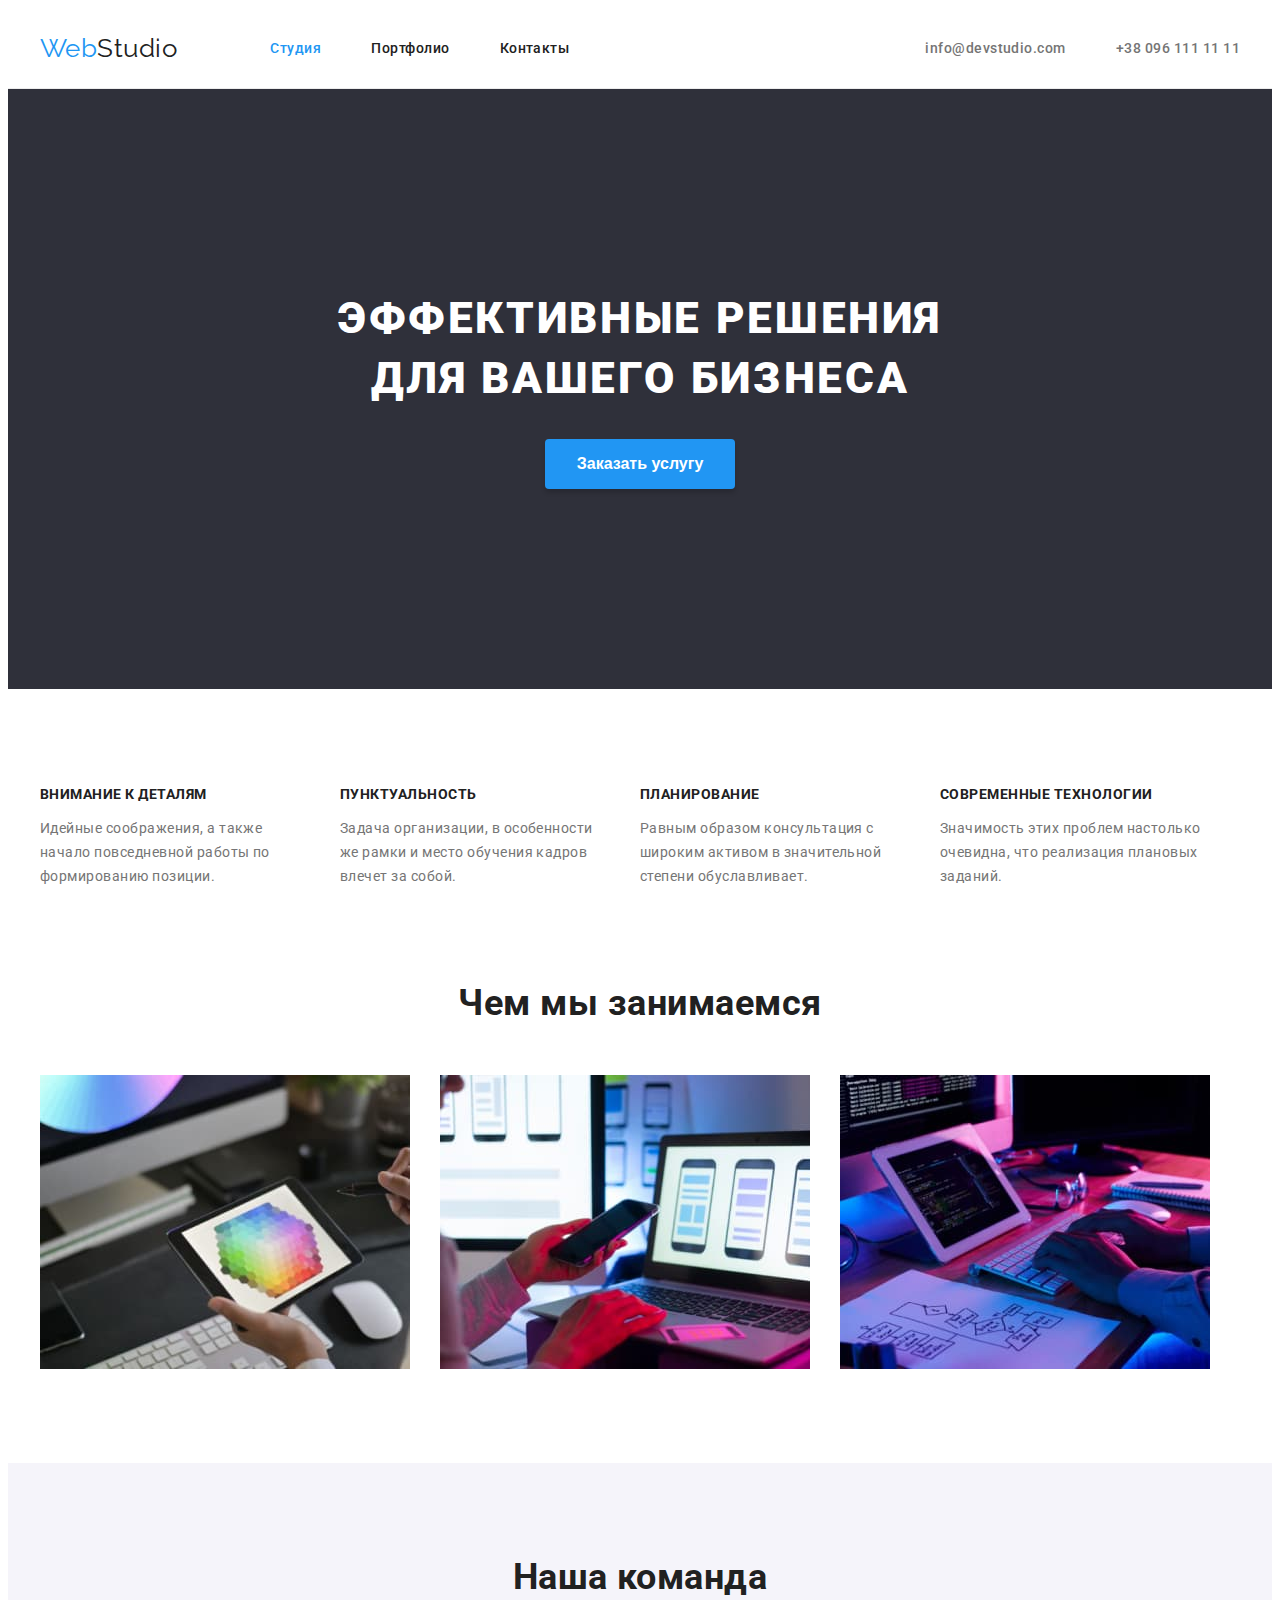
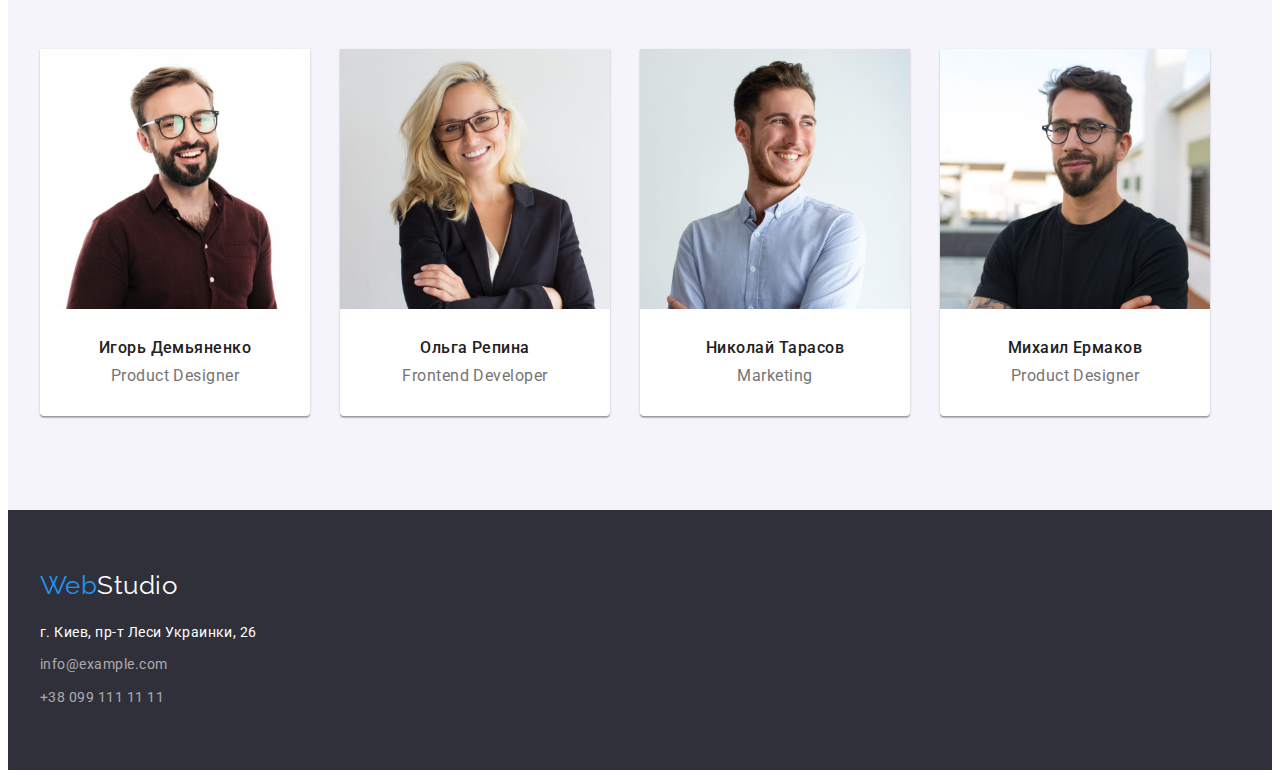
<file: index.html>
<!DOCTYPE html>
<html lang="ru">

<head>
    <meta charset="UTF-8">
    <meta http-equiv="X-UA-Compatible" content="IE=edge">
    <meta name="viewport" content="width=device-width, initial-scale=1.0">
    <title>Web Studio</title>
    <link rel="preconnect" href="https://fonts.googleapis.com">
    <link rel="preconnect" href="https://fonts.gstatic.com" crossorigin>
    <link
        href="https://fonts.googleapis.com/css2?family=Raleway:wght@700&family=Roboto:wght@400;500;700;900&display=swap"
        rel="stylesheet">
    <link rel="stylesheet" href="https://cdnjs.cloudflare.com/ajax/libs/modern-normalize/1.1.0/modern-normalize.min.css"
        integrity="sha512-wpPYUAdjBVSE4KJnH1VR1HeZfpl1ub8YT/NKx4PuQ5NmX2tKuGu6U/JRp5y+Y8XG2tV+wKQpNHVUX03MfMFn9Q=="
        crossorigin="anonymous" referrerpolicy="no-referrer" />
    <link rel="stylesheet" href="./css/styles.css" />
</head>

<body>
    <!--Шапка-->
    <header class="header">
        <div class="header-styles container">
            <nav class="main-nav">
                <a href="./index.html" class="logo-hd">Web<span class="logo-hd-half">Studio</span></a>
                <ul class="nav list">
                    <li class="item"><a class="nav-li current link" href="./index.html">Студия</a></li>
                    <li class="item"><a class="nav-li link" href="./portfolio.html">Портфолио</a></li>
                    <li class="item"><a class="nav-li link" href="">Контакты</a></li>
                </ul>
            </nav>
            <ul class="address list">
                    <li class="item"><a class="address-li link" href="mailto:info@devstudio.com">info@devstudio.com</a></li>
                    <li class="item"><a class="address-li link" href="tel:+380961111111">+38 096 111 11 11</a></li>
            </ul>
        </div>
    </header>
    <!--Уникальный контент-->
    <main>
        <!--Большая Синяя Кнопка-->
        <section class="hero">
            <div class="container">
                <h1 class="hero-title">Эффективные решения для вашего бизнеса</h1>
                <button class="button" type="button">Заказать услугу</button>
            </div>
        </section>
        <!--Особенности-->
        <section class="features">
            <div class="container">
                <h2 class="visually-hidden">Особенности</h2>
                <ul class="features-list list">
                    <li class="item">
                        <h3 class="features-title">Внимание к деталям</h3>
                        <p>Идейные соображения, а также начало повседневной работы по формированию позиции.</p>
                    </li>
                    <li class="item">
                        <h3 class="features-title">Пунктуальность</h3>
                        <p>Задача организации, в особенности же рамки и место обучения кадров влечет за собой.</p>
                    </li>
                    <li class="item">
                        <h3 class="features-title">Планирование</h3>
                        <p>Равным образом консультация с широким активом в значительной степени обуславливает.</p>
                    </li>
                    <li class="item">
                        <h3 class="features-title">Современные технологии</h3>
                        <p>Значимость этих проблем настолько очевидна, что реализация плановых заданий.</p>
                    </li>
                </ul>
            </div>
        </section>
        <!--Чем мы занимаемся-->
        <section class="our-work">
            <div class="container">
                <h2 class="our-work-title">Чем мы занимаемся</h2>
                <ul class="gallery list">
                    <li class="item"><img src="./images/box-2.jpg" alt="Программирование" width="370"></li>
                    <li class="item"><img src="./images/box-3.jpg" alt="Дизайн" width="370"></li>
                    <li class="item"><img src="./images/box-1.jpg" alt="Вёрстка" width="370"></li>
                </ul>
            </div>
        </section>
        <!--Наша команда-->
        <section class="team">
            <div class="container">
                <h2 class="team-title">Наша команда</h2>
                <ul class="team-list">
                    <li class="team-shadow"><img src="./images/i-demyanenko.jpg" alt="Игорь Демьяненко" width="270">
                        <div class="team-position">
                            <h3 class="name"> Игорь Демьяненко</h3>
                            <p>Product Designer</p>
                        </div>
                    </li>
                    <li class="team-shadow"><img src="./images/o-repina.jpg" alt="Ольга Репина" width="270">
                        <div class="team-position">
                            <h3 class="name"> Ольга Репина</h3>
                            <p>Frontend Developer</p>
                        </div>
                    </li>
                    <li class="team-shadow"><img src="./images/n-tarasov.jpg" alt="Николай Тарасов" width="270">
                        <div class="team-position">
                            <h3 class="name"> Николай Тарасов</h3>
                            <p>Marketing</p>
                        </div>
                    </li>
                    <li class="team-shadow"><img src="./images/m-ermakov.jpg" alt="Михаил Ермаков" width="270">
                        <div class="team-position">
                            <h3 class="name"> Михаил Ермаков</h3>
                            <p>Product Designer</p>
                        </div>
                    </li>
                </ul>
            </div>
        </section>
    </main>
    <!--Подвал-->
    <footer class="footer">
        <div class="container">
            <a class="logo-ft link" href="./index.html">Web<span class="logo-ft-half">Studio</span></a>
            <address>
                <p class="address-fiz">г. Киев, пр-т Леси Украинки, 26</p>
                <ul class="address-foot list">
                    <li class="item"><a class="foot-li link" href="mailto:info@example.com">info@example.com</a></li>
                    <li class="item"><a class="foot-li link" href="tel:+380991111111">+38 099 111 11 11</a></li>
                </ul>
        </div>
        </address>
    </footer>
</body>

</html>
</file>
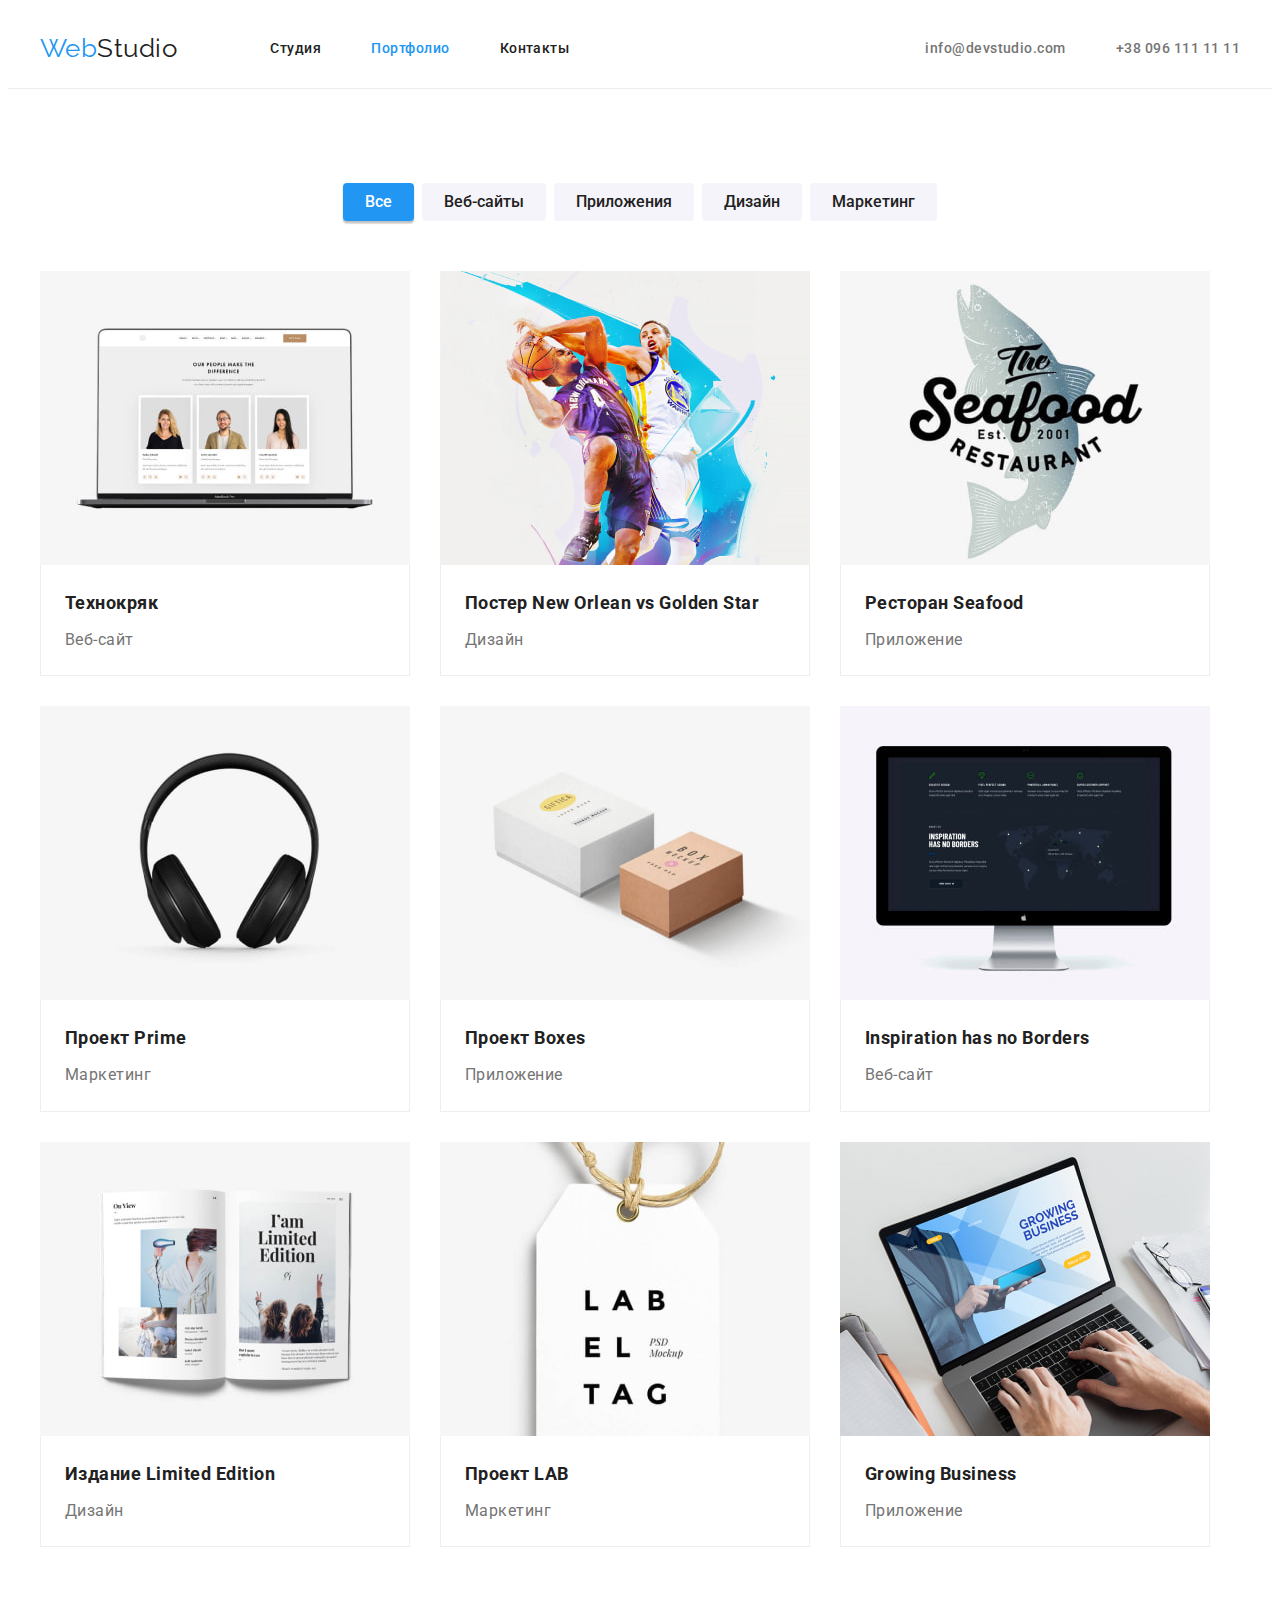
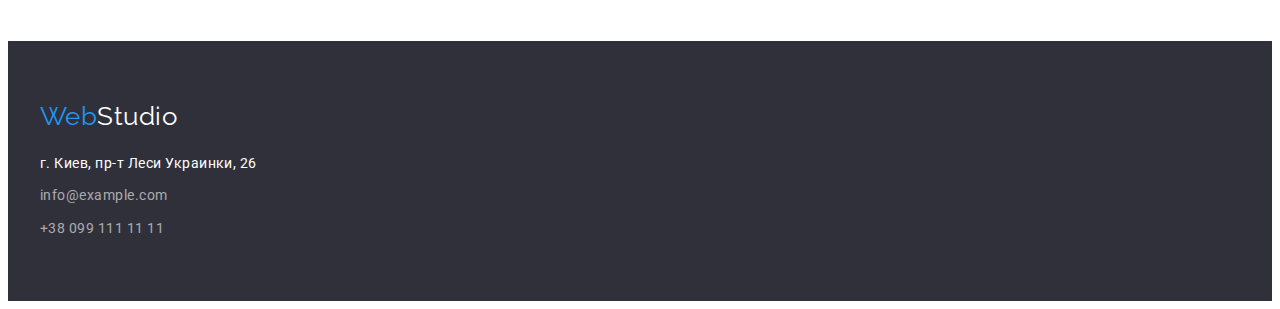
<file: portfolio.html>
<!DOCTYPE html>
<html lang="ru">

<head>
    <meta charset="UTF-8">
    <meta http-equiv="X-UA-Compatible" content="IE=edge">
    <meta name="viewport" content="width=device-width, initial-scale=1.0">
    <title>Web Studio | Portfolio</title>
    <link rel="preconnect" href="https://fonts.googleapis.com">
    <link rel="preconnect" href="https://fonts.gstatic.com" crossorigin>
    <link
        href="https://fonts.googleapis.com/css2?family=Raleway:wght@700&family=Roboto:wght@400;500;700;900&display=swap"
        rel="stylesheet">
    <link rel="stylesheet" href="https://cdnjs.cloudflare.com/ajax/libs/modern-normalize/1.1.0/modern-normalize.min.css"
        integrity="sha512-wpPYUAdjBVSE4KJnH1VR1HeZfpl1ub8YT/NKx4PuQ5NmX2tKuGu6U/JRp5y+Y8XG2tV+wKQpNHVUX03MfMFn9Q=="
        crossorigin="anonymous" referrerpolicy="no-referrer" />
    <link rel="stylesheet" href="./css/styles.css">
</head>

<body>
    

    <!--Шапка-->
    <header class="header">
        <div class="header-styles container">
            <nav class="main-nav">
                <a href="./index.html" class="logo-hd">Web<span class="logo-hd-half">Studio</span></a>
                <ul class="nav list">
                    <li class="item"><a class="nav-li link" href="./index.html">Студия</a></li>
                    <li class="item"><a class="nav-li current link" href="./portfolio.html">Портфолио</a></li>
                    <li class="item"><a class="nav-li link" href="">Контакты</a></li>
                </ul>
            </nav>
            <ul class="address list">
                <li class="item"><a class="address-li link" href="mailto:info@devstudio.com">info@devstudio.com</a></li>
                <li class="item"><a class="address-li link" href="tel:+380961111111">+38 096 111 11 11</a></li>
            </ul>
        </div>
    </header>
    <!--Уникальный контент-->
    <main>
        <h1 class="visually-hidden">Portfolio</h1>
        <!-- кнопки-фильтры -->
        <section class="portfolio">
            <div class="container">
                <h2 class="visually-hidden">Наши проекты</h2>
                <ul class="filtres list">
                    <li class="item"><button class="buttons current" type="button">Все</button></li>
                    <li class="item"><button class="buttons" type="button">Веб-сайты</button></li>
                    <li class="item"><button class="buttons" type="button">Приложения</button></li>
                    <li class="item"><button class="buttons" type="button">Дизайн</button></li>
                    <li class="item"><button class="buttons" type="button">Маркетинг</button></li>
                </ul>
                <!-- проекты в портфолио -->
                <ul class="projects list">
                    <li class="projects-border"><a href="#" class="projects-link"><img src="./images/notebook.jpg" alt="Макбук" width="370">
                        <div class="projects-position">
                            <h3 class="projects-title-color">Технокряк</h3>
                            <p>Веб-сайт</p>
                        </div>
                        </a></li>
                    <li class="projects-border"><a href="#" class="projects-link"><img src="./images/basketball.jpg"
                                alt="Два баскетболиста в воздухе" width="370">
                            <div class="projects-position">
                                <h3 class="projects-title-color">Постер New Orlean vs Golden Star</h3>
                                <p>Дизайн</p>
                            </div>
                        </a></li>
                    <li class="projects-border"><a href="#" class="projects-link"><img src="./images/seafood.jpg" alt="Вывеска ресторана Seafood"
                                width="370">
                            <div class="projects-position">
                                <h3 class="projects-title-color">Ресторан Seafood</h3>
                                <p>Приложение</p>
                            </div>
                        </a></li>
                    <li class="projects-border"><a href="#" class="projects-link"><img src="./images/headphones.jpg" alt="Беспроводные наушники"
                                width="370">
                            <div class="projects-position">
                                <h3 class="projects-title-color">Проект Prime</h3>
                                <p>Маркетинг</p>
                            </div>
                        </a></li>
                    <li class="projects-border"><a href="#" class="projects-link"><img src="./images/boxes.jpg" alt="Две маленькие коробки"
                                width="370">
                            <div class="projects-position">
                                <h3 class="projects-title-color">Проект Boxes</h3>
                                <p>Приложение</p>
                            </div>
                        </a></li>
                    <li class="projects-border"><a href="#" class="projects-link"><img src="./images/monitor.jpg" alt="Монитор" width="370">
                            <div class="projects-position">
                                <h3 class="projects-title-color">Inspiration has no Borders</h3>
                                <p>Веб-сайт</p>
                            </div>
                        </a></li>
                    <li class="projects-border"><a href="#" class="projects-link"><img src="./images/magazine.jpg" alt="Открытый журнал"
                                width="370">
                            <div class="projects-position">
                                <h3 class="projects-title-color">Издание Limited Edition</h3>
                                <p>Дизайн</p>
                            </div>
                        </a></li>
                    <li class="projects-border"><a href="#" class="projects-link"><img src="./images/labeltag.jpg" alt="Лейбл" width="370">
                            <div class="projects-position">
                                <h3 class="projects-title-color">Проект LAB</h3>
                                <p>Маркетинг</p>
                            </div>
                        </a></li>
                    <li class="projects-border"><a href="#" class="projects-link"><img src="./images/designer.jpg"
                                alt="Дизайнер за роботой в ноутбуке" width="370">
                            <div class="projects-position">
                                <h3 class="projects-title-color">Growing Business</h3>
                                <p>Приложение</p>
                            </div>
                        </a></li>
                </ul>
            </div>
        </section>
    </main>
    <!--Подвал-->
    <footer class="footer">
        <div class="container">
            <a class="logo-ft link" href="./index.html">Web<span class="logo-ft-half">Studio</span></a>
            <address>
                <p class="address-fiz">г. Киев, пр-т Леси Украинки, 26</p>
                <ul class="address-foot list">
                    <li class="item"><a class="foot-li link" href="mailto:info@example.com">info@example.com</a></li>
                    <li class="item"><a class="foot-li link" href="tel:+380991111111">+38 099 111 11 11</a></li>
                </ul>
        </div>
        </address>
    </footer>
</body>

</html>
</file>
<file: css/styles.css>
:root {
  --primary-text-color: #757575;
  --tittle-text-color: #212121;
  --accent-color: #2196f3;
  --secondary-text-color: #ffffff;
  --background-color: #2f303a;
  --button-background-color: #188ce8;
  --unique-color: rgba(255, 255, 255, 0.6);
  --unique-background-color: #f5f4fa;
}
/* Global styles */

body {
  font-family: "Raleway", sans-serif;
  font-family: "Roboto", sans-serif;
  color: var(--primary-text-color);
  background-color: var(--secondary-text-color);
  letter-spacing: 0.03em;
}

h1,
h2,
h3,
h4,
h5,
h6,
p,
ul {
  margin: 0;
  padding: 0;
}

img {
  max-width: 100%;
  display: block;
}

.list {
  list-style: none;
}

.link {
  text-decoration: none;
}

.container {
  margin-left: auto;
  margin-right: auto;
  padding-left: 15px;
  padding-right: 15px;
  width: 1200px;
}

/* logo header styles */

.logo-hd {
  font-family: "Raleway", sans-serif;
  font-size: 26px;
  line-height: 1.17;
  text-decoration: none;
  color: var(--accent-color);
}

.logo-hd-half {
  color: var(--tittle-text-color);
}

/* nav styles */

.header {
  border-bottom: #ececec 1px solid;
}

.header-styles {
  display: flex;
}

.main-nav {
  display: flex;
  align-items: center;
}

.nav {
  display: flex;
  margin-left: 93px;
}

/* Очень полезная штука (но сложная) штука --- применит Левый отступ ко всем элементам с классом .item у которых есть сосед ВЫШЕ по коду с таким же классом */
.nav .item + .item {
  margin-left: 50px;
}

/* .nav .item:not(:last-child) {
  margin-right: 50px; --- применит правый отступ ко всем КРОМЕ последнего элемента
} */

.nav .nav-li {
  display: block;
  padding-top: 32px;
  padding-bottom: 32px;
  color: var(--tittle-text-color);

  font-weight: 500;
  font-size: 14px;
  line-height: 1.17;
}

.address .address-li {
  display: block;
  padding-top: 32px;
  padding-bottom: 32px;

  font-weight: 500;
  font-size: 14px;
  line-height: 1.17;
}

.address {
  display: flex;
  margin-left: auto;
}

.address .item + .item {
  margin-left: 50px;
}

.address-li {
  color: var(--primary-text-color);
}

.nav .nav-li.current,
.address-li:hover,
.address-li:focus,
.nav .nav-li:hover,
.nav .nav-li:focus {
  color: var(--accent-color);
}

.nav .nav-li.current:focus,
.nav .nav-li.current:hover {
  color: var(--button-background-color);
}

/* hero styles */
.visually-hidden {
  position: absolute;
  width: 1px;
  height: 1px;
  margin: -1px;
  border: 0;
  padding: 0;

  white-space: nowrap;
  clip-path: inset(100%);
  clip: rect(0 0 0 0);
  overflow: hidden;
}

.hero {
  text-align: center;
  padding: 200px 0;
  background-color: var(--background-color);
}

.hero-title {
  margin: 0 auto 30px;
  max-width: 696px;
  color: var(--secondary-text-color);
  font-size: 44px;
  line-height: 1.36;
  font-weight: 900;
  letter-spacing: 0.06em;
  text-transform: uppercase;
}

.button:hover,
.button:focus {
  background-color: var(--button-background-color);
}

.button {
  padding: 10px 32px;
  font-size: 16px;
  line-height: 1.9;
  font-weight: 700;
  /* font-family: inherit; */
  color: var(--secondary-text-color);
  background-color: var(--accent-color);
  box-shadow: 0px 4px 4px rgba(0, 0, 0, 0.15);
  border-radius: 4px;
  border: none;
  cursor: pointer;
}
/* features styles */

.features {
  padding: 94px 0;
}

.features-list {
  display: flex;
  font-size: 14px;
  line-height: 1.71;
  font-weight: 400;
}

.features-title,
.features .item {
  width: 270px;
}

.features .item + .item {
  margin-left: 30px;
}

.features-title {
  margin-bottom: 10px;
  color: var(--tittle-text-color);
  font-size: 14px;
  line-height: 1.71;
  text-transform: uppercase;
  font-weight: 700;
}
/* Our Work styles */

.our-work {
  padding-bottom: 94px;
}

.our-work-title {
  margin-bottom: 50px;
  font-size: 36px;
  line-height: 1.16;
  font-weight: 700;
  text-align: center;
  color: var(--tittle-text-color);
}

.gallery {
  display: flex;
}

.gallery .item + .item {
  margin-left: 30px;
}

/* Team styles */

.team {
  padding: 94px 0;
  background-color: var(--unique-background-color);
}

.team-title {
  margin-bottom: 50px;
  font-size: 36px;
  line-height: 1.16;
  font-weight: 700;
  text-align: center;
  color: var(--tittle-text-color);
}

.team-list {
  display: flex;
  text-align: center;
  font-size: 16px;
  line-height: 1.17;
  list-style: none;
}

.team-list .team-shadow + .team-shadow {
  margin-left: 30px;
}

.team-shadow {
  width: 270px;
  box-shadow: 0px 1px 3px rgba(0, 0, 0, 0.12), 0px 1px 1px rgba(0, 0, 0, 0.14),
    0px 2px 1px rgba(0, 0, 0, 0.2);
  border-radius: 0px 0px 4px 4px;
  background-color: var(--secondary-text-color);
}

.team-position {
  padding: 30px 0;
}

.name {
  margin-bottom: 10px;
  color: var(--tittle-text-color);
  font-size: 16px;
  line-height: 1.17;
  font-weight: 500;
}

/* footer styles */

.footer {
  background-color: var(--background-color);
  padding: 60px 0 60px;
}

.logo-ft {
  display: inline-block;
  margin-bottom: 20px;
  color: var(--accent-color);
  font-family: "Raleway", sans-serif;
  font-size: 26px;
  line-height: 1.17;
}

.logo-ft-half {
  color: var(--secondary-text-color);
}

.address-fiz {
  margin-bottom: 9px;
  color: var(--secondary-text-color);
}

.address-fiz,
.foot-li {
  font-style: normal;
  font-size: 14px;
  line-height: 1.7;
}

.address-foot .item:not(:last-child) {
  margin-bottom: 9px;
}

.foot-li {
  color: var(--unique-color);
}

.address-foot .foot-li:hover,
.address-foot .foot-li:focus {
  color: var(--accent-color);
}

/* portfolio styles */

.portfolio {
  padding: 94px 0;
}

.buttons {
  padding: 6px 22px;
  color: var(--tittle-text-color);
  background-color: var(--unique-background-color);
  border: none;
  border-radius: 4px;
  font-family: inherit;
  font-size: 16px;
  line-height: 1.6;
  font-weight: 500;
  cursor: pointer;
}

.buttons:hover,
.buttons:focus,
.filtres .current {
  box-shadow: 0px 3px 1px rgba(0, 0, 0, 0.1), 0px 1px 2px rgba(0, 0, 0, 0.08),
    0px 2px 2px rgba(0, 0, 0, 0.12);
  color: var(--secondary-text-color);
  background-color: var(--accent-color);
}

.filtres .current:hover,
.filtres .current:focus {
  background-color: var(--button-background-color);
}

.filtres {
  display: flex;
  justify-content: center;
  margin-bottom: 50px;
}

.filtres .item + .item {
  margin-left: 8px;
}

.projects {
  display: flex;
  flex-wrap: wrap;
}

.projects-border {
  /* аналогичное решение вместе с обнулениями маржинов -- width: calc((100% - 2 * 30px) / 3); 30px - ширина маржина * на кол-во маржинов. Больше объектов -> больше маржинов (всегда на 1 меньше) -> больше пикселей */
  margin-right: 30px;
  margin-bottom: 30px;
  width: 370px;
}

.projects-border:nth-child(3n) {
  margin-right: 0;
}

.projects-border:nth-last-child(-n + 3) {
  margin-bottom: 0px;
}

/* .projects-border:not(:nth-child(3n)) {
  margin-right: 30px;
}
 --- Прекрасный пример альтернативного производства сетки ---
.projects-border:not(:nth-last-child(-n + 3)) {
  margin-bottom: 30px;
} */

.projects-position {
  padding: 20px 24px;
  border: 1px solid #eeeeee;
  border-top: none;
}

.projects-link {
  height: 100%;
  color: var(--primary-text-color);
  font-size: 16px;
  line-height: 1.9;
  text-decoration: none;
}

.projects-title-color {
  margin-bottom: 4px;
  font-size: 18px;
  line-height: 2;
  font-weight: 700;
  color: var(--tittle-text-color);
}
</file>
